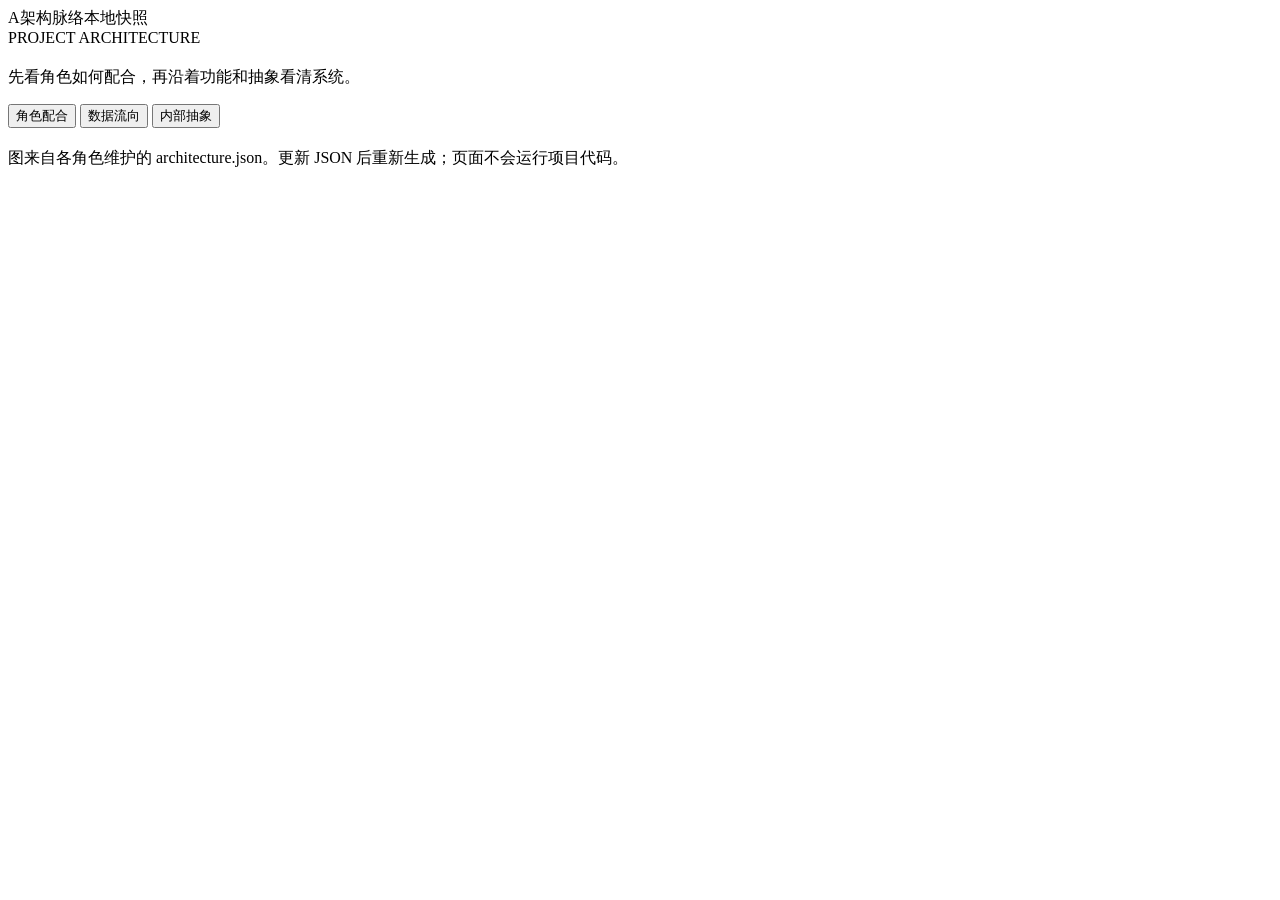
<file: assets/architecture-viewer/index.html>
<!doctype html>
<html lang="zh-CN">
<head>
  <meta charset="utf-8">
  <meta name="viewport" content="width=device-width,initial-scale=1">
  <title>__PROJECT__ · 架构脉络</title>
  <style>__STYLE__</style>
</head>
<body>
  <header class="topbar">
    <div class="brand"><span class="brand-icon">A</span><span>架构脉络</span><span class="local-tag">本地快照</span></div>
    <span id="generated"></span>
  </header>
  <main>
    <section class="intro">
      <div><div class="eyebrow">PROJECT ARCHITECTURE</div><h1 id="project"></h1><p>先看角色如何配合，再沿着功能和抽象看清系统。</p></div>
      <div class="summary" id="summary"></div>
    </section>
    <nav class="tabs" aria-label="架构视图">
      <button data-view="roles" class="active">角色配合</button>
      <button data-view="flows">数据流向</button>
      <button data-view="internal">内部抽象</button>
    </nav>
    <div class="workspace">
      <section class="canvas-panel">
        <div class="panel-heading"><div><h2 id="view-title"></h2><p id="view-help"></p></div><div class="controls" id="controls"></div></div>
        <div id="breadcrumb"></div>
        <div class="graph-wrap" id="graph"></div>
        <div class="legend" id="legend"></div>
      </section>
      <aside class="detail-panel" id="details" aria-live="polite"></aside>
    </div>
    <section class="issues-section" id="issues"></section>
    <footer>图来自各角色维护的 architecture.json。更新 JSON 后重新生成；页面不会运行项目代码。</footer>
  </main>
  <script type="application/json" id="architecture-data">__DATA__</script>
  <script>__APP__</script>
</body>
</html>
</file>
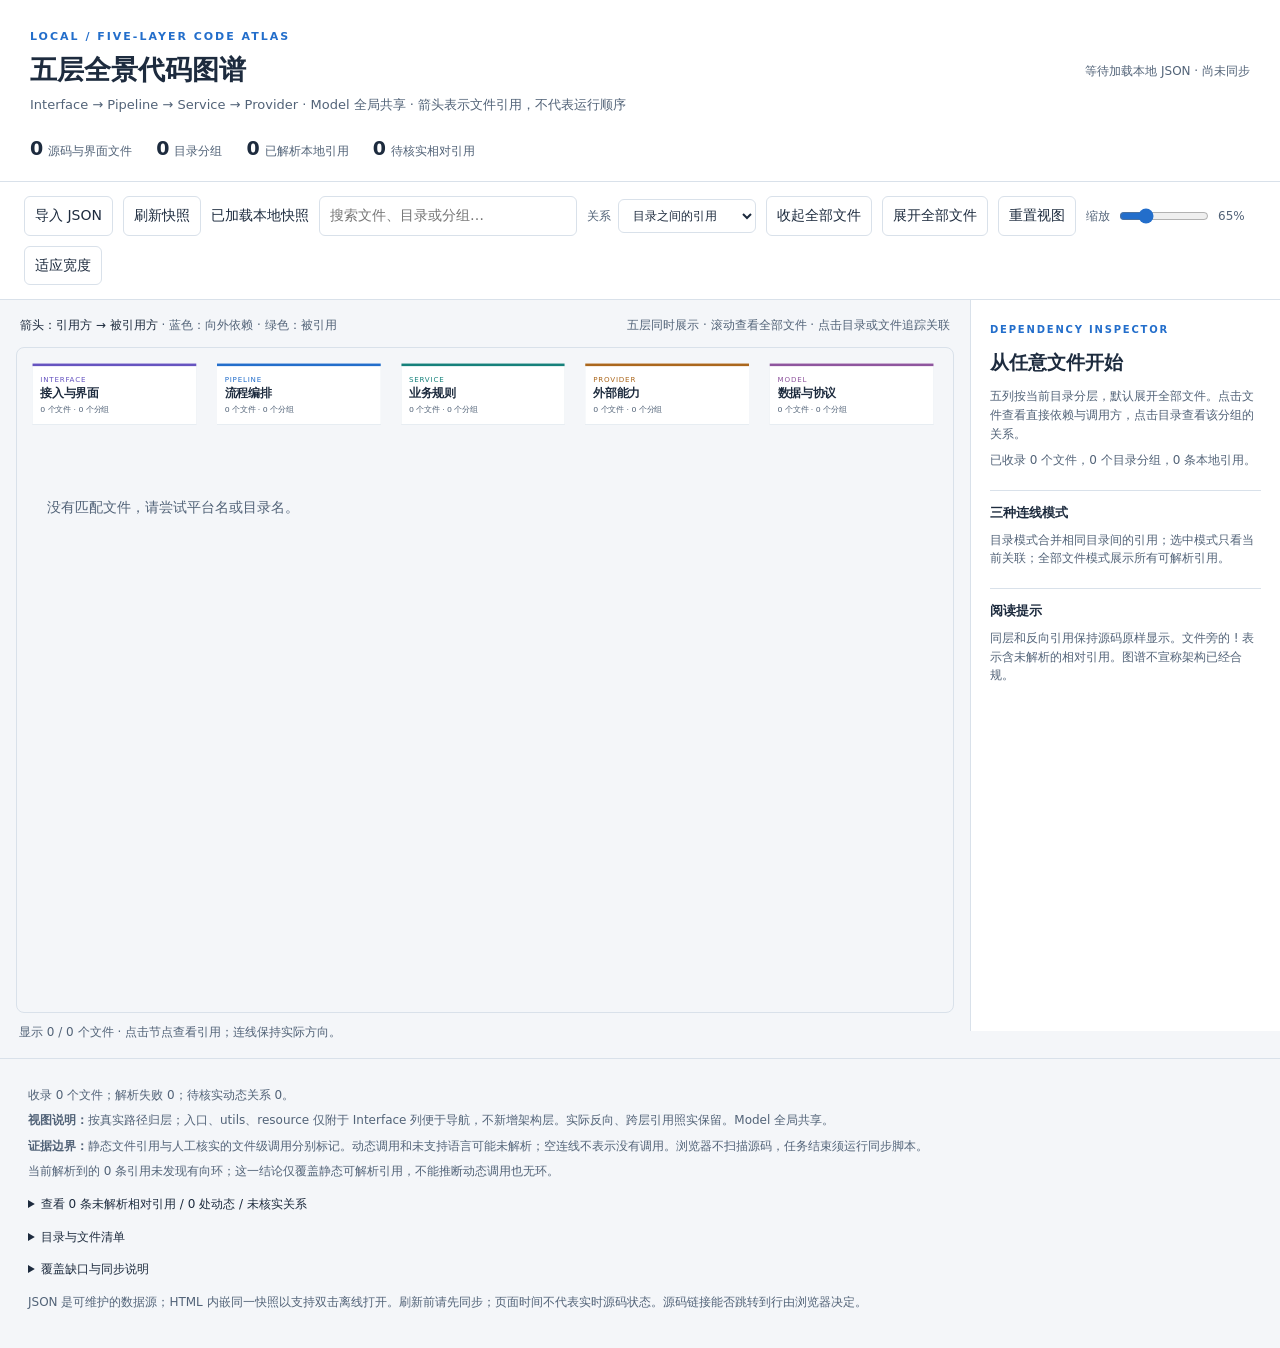
<file: assets/code-atlas/viewer.html>
<!doctype html>
<html lang="zh-CN">
<head>
<meta charset="utf-8"><meta name="viewport" content="width=device-width,initial-scale=1">
<title>五层架构 · 本地代码图谱</title>
<style>
:root{color-scheme:light dark;--bg:light-dark(#f4f6f9,#111822);--paper:light-dark(#fff,#1b2633);--ink:light-dark(#1d2b3e,#e4edf5);--muted:light-dark(#526378,#a5b8cd);--border:light-dark(#d9e1ea,#3b4b60);--line:light-dark(#9cabbc,#718098);--accent:light-dark(#236ecb,#82b7fa);--select:light-dark(#e6f0ff,#223f62);--danger:light-dark(#a64620,#ffbb96);--inter:light-dark(#6654c0,#b2a5ff);--pipe:light-dark(#236ecb,#82b7fa);--service:light-dark(#16817b,#69cec7);--provider:light-dark(#ab671d,#efb967);--model:light-dark(#8f569e,#d4a3e0)}
*{box-sizing:border-box}body{margin:0;background:var(--bg);color:var(--ink);font:14px/1.55 system-ui,-apple-system,"PingFang SC","Microsoft YaHei",sans-serif}button,input,select{font:inherit}button,a,select{touch-action:manipulation}button{cursor:pointer}button:disabled{cursor:default;opacity:.5}button:focus-visible,input:focus-visible,select:focus-visible,a:focus-visible,summary:focus-visible{outline:3px solid var(--accent);outline-offset:3px}header{padding:28px 30px 18px;background:var(--paper);border-bottom:1px solid var(--border)}.topline{display:flex;justify-content:space-between;gap:20px;align-items:center;flex-wrap:wrap}.brand{font-size:11px;font-weight:650;letter-spacing:2px;color:var(--accent)}h1{font-size:27px;font-weight:650;line-height:1.2;margin:9px 0}.subtitle{color:var(--muted);margin:0;font-size:13px}.snapshot{font-size:12px;color:var(--muted);text-align:right}.counts{display:flex;gap:24px;flex-wrap:wrap;margin-top:18px;font-size:12px;color:var(--muted)}.counts strong{font-size:19px;color:var(--ink);margin-right:5px;font-weight:600}.toolbar{padding:14px 24px;display:flex;align-items:center;flex-wrap:wrap;gap:10px;border-bottom:1px solid var(--border);background:var(--paper)}.search{min-width:210px;flex:1;max-width:350px}input[type=search],select,.tool{border:1px solid var(--border);border-radius:6px;background:var(--paper);color:var(--ink);padding:8px 10px}.search input{width:100%}.tool:hover{background:var(--select)}.tool[aria-pressed=true]{border-color:var(--accent);background:var(--select)}label.inline{display:flex;align-items:center;gap:7px;font-size:12px;color:var(--muted)}#zoom{width:90px;accent-color:var(--accent)}#zoomValue{min-width:38px;font-variant-numeric:tabular-nums}main{display:grid;grid-template-columns:minmax(0,1fr) 310px;gap:0}.canvas-panel{min-width:0;padding:16px}.legend{display:flex;justify-content:space-between;gap:12px;flex-wrap:wrap;font-size:12px;color:var(--muted);margin:0 4px 12px}.legend strong{font-weight:500;color:var(--ink)}#viewport{overflow:auto;height:74vh;min-height:460px;max-height:1050px;border:1px solid var(--border);border-radius:8px;background-color:var(--bg);background-image:radial-gradient(var(--border) .7px,transparent .7px);background-size:18px 18px;overscroll-behavior:contain;position:relative}#extent{position:relative}#board{position:absolute;left:0;top:0;width:1440px;padding:24px;transform-origin:top left;display:grid;grid-template-columns:repeat(5,minmax(0,1fr));gap:32px;align-items:start}#wires{position:absolute;inset:0;pointer-events:none;overflow:visible;z-index:3}.column{min-width:0;position:relative;z-index:2}.layer-head{background:var(--paper);border-top:4px solid var(--color);padding:13px 12px;margin-bottom:20px;box-shadow:0 1px 0 var(--border)}.layer-head h2{font-size:18px;margin:0;line-height:1.3}.layer-head .en{font-size:11px;letter-spacing:1.2px;color:var(--color)}.layer-head p{margin:5px 0 0;color:var(--muted);font-size:12px}.group{background:var(--paper);border:1px solid var(--border);border-radius:7px;margin-bottom:15px;overflow:hidden}.group[hidden]{display:none}.group-head{display:flex;align-items:center;gap:4px;background:color-mix(in srgb,var(--color) 7%,var(--paper));border-bottom:1px solid var(--border);padding:5px}.fold{padding:4px;border:0;background:transparent;color:var(--muted);width:26px;flex:none}.group-pick{border:0;text-align:left;background:transparent;color:var(--ink);padding:5px 0;flex:1;min-width:0;font-weight:600;font-size:12px;overflow-wrap:anywhere}.group-count{font:11px ui-monospace,monospace;color:var(--muted);padding-right:5px}.group-meta{font:10px/1.5 ui-monospace,monospace;color:var(--muted);padding:6px 9px;overflow-wrap:anywhere}.file{border:0;border-top:1px solid color-mix(in srgb,var(--border) 55%,transparent);background:transparent;display:flex;align-items:flex-start;gap:6px;width:100%;text-align:left;color:var(--ink);padding:7px 9px;font:12px/1.45 ui-monospace,SFMono-Regular,monospace;min-height:31px;overflow-wrap:anywhere}.file .ext{font-size:9px;line-height:17px;width:23px;flex:none;color:var(--muted)}.file .fname{min-width:0;flex:1}.file:hover,.file.chosen{background:var(--select)}.file.chosen{box-shadow:inset 3px 0 var(--accent)}.file.related{background:color-mix(in srgb,var(--service) 13%,var(--paper))}.file .warn{color:var(--danger);font-size:11px}.group.selected{border-color:var(--accent);box-shadow:0 0 0 1px var(--accent)}.group.dim{opacity:.3}.file[hidden]{display:none}.wire{fill:none;stroke:var(--line);stroke-width:1;opacity:.24}.wire.selected{stroke:var(--accent);stroke-width:1.7;opacity:.8}.wire.inbound{stroke:var(--service)}aside{background:var(--paper);border-left:1px solid var(--border);padding:22px 19px;max-height:calc(74vh + 65px);overflow:auto;min-height:460px}.aside-label{font-size:10px;color:var(--accent);letter-spacing:1.8px;font-weight:600}aside h2{font-size:19px;margin:10px 0;overflow-wrap:anywhere}aside p{font-size:12px;color:var(--muted);margin:8px 0}#selectedPath{font-family:ui-monospace,monospace;overflow-wrap:anywhere}.source-link,a{color:var(--accent);overflow-wrap:anywhere}.source-link{font-size:12px;display:inline-block;margin:4px 0 10px}aside h3{font-size:13px;font-weight:600;margin:20px 0 8px;border-top:1px solid var(--border);padding-top:12px}.relation{display:block;width:100%;border:0;border-bottom:1px solid var(--border);color:var(--ink);background:transparent;text-align:left;padding:8px 0;font-size:12px;overflow-wrap:anywhere}.relation small{display:block;font-size:10px;color:var(--muted);margin-top:3px}.relation:hover{color:var(--accent)}.empty{font-size:12px;color:var(--muted)}.badge{display:inline-block;padding:2px 6px;background:var(--select);color:var(--accent);border-radius:4px;font-size:11px;margin-right:5px}#live{min-height:19px;color:var(--muted);font-size:12px;padding:10px 3px 0}.notes{padding:20px 28px 30px;border-top:1px solid var(--border);font-size:12px;color:var(--muted)}.notes p{margin:7px 0;max-width:1200px}summary{color:var(--ink);cursor:pointer;padding:7px 0}.audit{max-height:340px;overflow:auto}table{width:100%;border-collapse:collapse;font-size:12px;table-layout:fixed}td,th{text-align:left;vertical-align:top;padding:8px;border-bottom:1px solid var(--border);overflow-wrap:anywhere}th{color:var(--ink)}.arrow{color:var(--accent)}#noResults{padding:30px;color:var(--muted)}@media(max-width:1000px){main{grid-template-columns:1fr}aside{border-left:0;border-top:1px solid var(--border);max-height:420px;min-height:200px}header{padding:22px 18px}.toolbar{padding:12px}.canvas-panel{padding:12px}#viewport{height:65vh}.notes{padding:18px}.snapshot{text-align:left}}@media print{.toolbar,aside,.notes,#live{display:none}main{display:block}#viewport{height:auto;max-height:none;overflow:visible}#extent{width:100%!important}header{padding:8px}}
</style>
</head>
<body>
<header><div class="topline"><div><div class="brand">LOCAL / FIVE-LAYER CODE ATLAS</div><h1>五层全景代码图谱</h1><p class="subtitle">Interface → Pipeline → Service → Provider · Model 全局共享 · 箭头表示文件引用，不代表运行顺序</p></div><div class="snapshot" id="snapshot"></div></div><div class="counts" id="counts"></div></header>
<div class="toolbar"><label class="tool">导入 JSON<input id="loadJson" type="file" accept=".json,application/json" hidden></label><button class="tool" id="reloadJson" type="button">刷新快照</button><span id="loadStatus" role="status"></span><label class="search"><input id="search" type="search" aria-label="搜索文件、目录或平台" placeholder="搜索文件、目录或分组…"></label><label class="inline">关系<select id="mode"><option value="groups">目录之间的引用</option><option value="focus">仅选中节点的引用</option><option value="files">全部文件引用</option></select></label><button class="tool" id="collapse" type="button">收起全部文件</button><button class="tool" id="expand" type="button">展开全部文件</button><button class="tool" id="reset" type="button">重置视图</button><label class="inline">缩放<input id="zoom" type="range" min="40" max="140" value="85" step="5"><output id="zoomValue">85%</output></label><button class="tool" id="fit" type="button">适应宽度</button></div>
<main><section class="canvas-panel" aria-label="五层依赖图谱"><div class="legend"><span><strong>箭头：引用方 → 被引用方</strong> · 蓝色：向外依赖 · 绿色：被引用</span><span>五层同时展示 · 滚动查看全部文件 · 点击目录或文件追踪关联</span></div><div id="viewport"><div id="extent"><div id="board"><svg id="wires" aria-hidden="true"></svg></div></div><p id="noResults" hidden>没有匹配文件，请尝试平台名或目录名。</p></div><div id="live" aria-live="polite"></div></section><aside aria-label="依赖详情"><div class="aside-label">DEPENDENCY INSPECTOR</div><div id="inspector" aria-live="polite"></div></aside></main>
<section class="notes"><p id="coverageNote"></p><p><strong>视图说明：</strong>按真实路径归层；入口、utils、resource 仅附于 Interface 列便于导航，不新增架构层。实际反向、跨层引用照实保留。Model 全局共享。</p><p><strong>证据边界：</strong>静态文件引用与人工核实的文件级调用分别标记。动态调用和未支持语言可能未解析；空连线不表示没有调用。浏览器不扫描源码，任务结束须运行同步脚本。</p><p id="cycleNote"></p><details><summary id="auditTitle"></summary><div class="audit"><table><thead><tr><th>引用文件 / 行</th><th>未解析路径或说明</th><th>类型</th></tr></thead><tbody id="auditBody"></tbody></table></div></details><details><summary>目录与文件清单</summary><div class="audit" id="inventory"></div></details><details><summary>覆盖缺口与同步说明</summary><pre id="coverageDetails" style="white-space:pre-wrap"></pre></details><p>JSON 是可维护的数据源；HTML 内嵌同一快照以支持双击离线打开。刷新前请先同步；页面时间不代表实时源码状态。源码链接能否跳转到行由浏览器决定。</p></section>
<script id="graph-data" type="application/json">{"schemaVersion": 1, "project": "等待加载本地 JSON", "date": "", "files": [], "edges": [], "unresolved": [], "dynamic": [], "cycles": [], "parseErrors": [], "externalCount": 0, "layerCounts": {"interface": 0, "pipelines": 0, "services": 0, "providers": 0, "models": 0}, "coverage": {}}</script>
<script>
'use strict';
let cleanup=()=>{};
function validate(data){
 if(data.schemaVersion!==1)throw Error('仅支持 schemaVersion: 1');
 for(const k of ['files','edges','unresolved','dynamic','cycles','parseErrors'])if(!Array.isArray(data[k]))throw Error('缺少数组 '+k);
 const ids=new Set(),gs=new Map(),validLayers=new Set(['interface','pipelines','services','providers','models']);
 const safe=p=>typeof p==='string'&&p.length>0&&!p.startsWith('/')&&!p.includes('\\')&&!p.split('/').some(x=>x==='..'||x==='.')&&!/[\x00-\x1f:]/.test(p);
 for(const f of data.files){if(!safe(f.path)||f.id!==f.path||ids.has(f.id)||!validLayers.has(f.layer))throw Error('文件路径、ID 或层无效');for(const k of ['name','group','groupTitle','ext'])if(typeof f[k]!=='string')throw Error('文件字段无效 '+k);if(gs.has(f.group)&&gs.get(f.group)!==f.layer)throw Error('分组跨层');gs.set(f.group,f.layer);ids.add(f.id);}
 for(const e of data.edges)if(!ids.has(e.source)||!ids.has(e.target)||!Number.isInteger(e.line)||e.line<1||typeof e.kind!=='string')throw Error('引用端点或行号无效');
 for(const rows of [data.unresolved,data.dynamic,data.parseErrors])for(const e of rows)if(!ids.has(e.source))throw Error('审计记录缺少文件');
 for(const c of data.cycles)if(!Array.isArray(c)||c.some(id=>!ids.has(id)))throw Error('循环记录无效');
 data.layerCounts=Object.fromEntries([...validLayers].map(k=>[k,data.files.filter(f=>f.layer===k).length]));
 return data;
}
function mount(DATA){
 validate(DATA);cleanup();
 document.querySelectorAll('#board > .column').forEach(e=>e.remove());
 for(const id of ['auditBody','inventory','counts','inspector'])document.getElementById(id).replaceChildren();
 document.getElementById('search').value='';
 document.getElementById('snapshot').textContent=(DATA.project||'本地项目')+' · '+(DATA.generatedAt||DATA.date||'尚未同步');
 document.getElementById('coverageNote').textContent='收录 '+DATA.files.length+' 个文件；解析失败 '+DATA.parseErrors.length+'；待核实动态关系 '+DATA.dynamic.length+'。';
 document.getElementById('coverageDetails').textContent=JSON.stringify({coverage:DATA.coverage||{},parseErrors:DATA.parseErrors,reviewWarnings:DATA.reviewWarnings||[]},null,2);
const $=id=>document.getElementById(id),NS='http://www.w3.org/2000/svg';
const layers=[['interface','Interface','接入与界面','--inter'],['pipelines','Pipeline','流程编排','--pipe'],['services','Service','业务规则','--service'],['providers','Provider','外部能力','--provider'],['models','Model','数据与协议','--model']];
const platformName=new Proxy({common:'公共'},{get:(o,k)=>o[k]||String(k)});
const files=new Map(DATA.files.map(f=>[f.id,f])),groups=new Map(),fileEls=new Map(),groupEls=new Map(),foldEls=new Map(),listEls=new Map();
DATA.files.forEach(f=>{if(!groups.has(f.group))groups.set(f.group,{id:f.group,title:f.groupTitle,layer:f.layer,files:[]});groups.get(f.group).files.push(f);});
const outgoing=new Map(),incoming=new Map(),missing=new Map();
DATA.edges.forEach(e=>{if(!files.has(e.source)||!files.has(e.target))throw Error('引用端点不存在');if(!outgoing.has(e.source))outgoing.set(e.source,[]);if(!incoming.has(e.target))incoming.set(e.target,[]);outgoing.get(e.source).push(e);incoming.get(e.target).push(e);});
DATA.unresolved.forEach(e=>{if(!missing.has(e.source))missing.set(e.source,[]);missing.get(e.source).push(e);});
let selected=null,selectionType='file',visible=new Set(files.keys()),scale=.85,query='',frame=0;
const collapsed=new Set();
function el(tag,text,cls){const e=document.createElement(tag);if(text!==undefined)e.textContent=text;if(cls)e.className=cls;return e;}
function sourceLink(path,line){const a=el('a','打开源码 ↗','source-link');const base=DATA.sourceBaseUri?new URL(DATA.sourceBaseUri):new URL('../../',location.href);if(!['file:','http:','https:'].includes(base.protocol))return el('span',path);a.href=new URL(path.split('/').map(encodeURIComponent).join('/'),base).href+(line?'#L'+line:'');return a;}
function edgeSet(){if(!selected)return [];if(selectionType==='file')return [...(outgoing.get(selected)||[]),...(incoming.get(selected)||[])];return DATA.edges.filter(e=>files.get(e.source).group===selected||files.get(e.target).group===selected);}
function pick(id,type='file',navigate=false){selected=id;selectionType=type;const set=edgeSet(),related=new Set(set.flatMap(e=>[e.source,e.target]));groupEls.forEach((e,g)=>{e.classList.toggle('selected',type==='group'&&g===id);e.classList.remove('dim');});fileEls.forEach((e,f)=>{e.classList.toggle('chosen',type==='file'&&f===id);e.classList.toggle('related',related.has(f)&&f!==id);});renderInspector();schedule();if(navigate&&type==='file'){const f=files.get(id);collapsed.delete(f.group);applyVisibility();requestAnimationFrame(()=>fileEls.get(id).scrollIntoView({block:'center',inline:'center',behavior:'auto'}));}}
function relationButton(e,target){const f=files.get(target),b=el('button',undefined,'relation');b.type='button';b.append(el('span',f.name),el('small',`${f.path} · ${e.kind} · 引用方第 ${e.line} 行`));b.onclick=()=>{if(!visible.has(target)){query='';$('search').value='';applyVisibility();}pick(target,'file',true);};return b;}
function renderInspector(){const box=$('inspector');box.replaceChildren();if(!selected){box.append(el('h2','从任意文件开始'),el('p','五列按当前目录分层，默认展开全部文件。点击文件查看直接依赖与调用方，点击目录查看该分组的关系。'),el('p',`已收录 ${DATA.files.length} 个文件，${groups.size} 个目录分组，${DATA.edges.length} 条本地引用。`),el('h3','三种连线模式'),el('p','目录模式合并相同目录间的引用；选中模式只看当前关联；全部文件模式展示所有可解析引用。'),el('h3','阅读提示'),el('p','同层和反向引用保持源码原样显示。文件旁的 ! 表示含未解析的相对引用。图谱不宣称架构已经合规。'));return;}
if(selectionType==='group'){const g=groups.get(selected);box.append(el('h2',g.title),el('p',g.id),el('p',`${g.files.length} 个文件 · ${edgeSet().length} 条相关引用`));const fs=g.files;box.append(el('h3','本目录文件'));fs.forEach(f=>{const b=el('button',f.name,'relation');b.type='button';b.onclick=()=>pick(f.id,'file',true);box.append(b);});return;}
const f=files.get(selected);box.append(el('h2',f.name),el('span',f.layer,'badge'),el('span',platformName[f.platform],'badge'));const path=el('p',f.path);path.id='selectedPath';box.append(path,sourceLink(f.path));const out=outgoing.get(f.id)||[],inc=incoming.get(f.id)||[];box.append(el('p',`直接依赖 ${out.length} 项 · 被引用 ${inc.length} 次`));for(const [title,rows,side]of [['它依赖谁',out,'target'],['谁引用它',inc,'source']]){box.append(el('h3',title));if(!rows.length)box.append(el('p','扫描范围内没有解析到记录。','empty'));rows.forEach(e=>box.append(relationButton(e,e[side])));}
const note=(DATA.annotations||{})[f.id];if(note){box.append(el('h3','AI 维护说明 · '+(note.status||'未核实')),el('p',note.summary||''));}const miss=missing.get(f.id)||[];if(miss.length){box.append(el('h3',`未解析相对引用 · ${miss.length}`));miss.forEach(e=>box.append(el('p',`L${e.line} → ${e.spec}`)));}const cyc=DATA.cycles.find(c=>c.includes(f.id));if(cyc){box.append(el('h3','循环引用分量'));cyc.forEach(p=>box.append(el('p',p)));}}
function build(){const board=$('board');for(const [key,en,cn,color]of layers){const col=el('section',undefined,'column');col.style.setProperty('--color',`var(${color})`);col.setAttribute('aria-label',en+' '+cn);const head=el('div',undefined,'layer-head');head.append(el('div',en.toUpperCase(),'en'),el('h2',cn),el('p',`${DATA.layerCounts[key]} 个文件 · ${[...groups.values()].filter(g=>g.layer===key).length} 个分组`));col.append(head);const gs=[...groups.values()].filter(g=>g.layer===key).sort((a,b)=>{const priority=g=>g.id==='entry'?0:g.id.endsWith('/root')?1:g.id.includes('/public')?2:g.id.includes('/abstract')?3:4;return priority(a)-priority(b)||a.id.localeCompare(b.id);});for(const g of gs){const group=el('div',undefined,'group');const gh=el('div',undefined,'group-head'),fold=el('button','▾','fold'),pickBtn=el('button',g.title,'group-pick');fold.type=pickBtn.type='button';fold.setAttribute('aria-label','展开或收起 '+g.title);fold.setAttribute('aria-expanded','true');fold.onclick=()=>{collapsed.has(g.id)?collapsed.delete(g.id):collapsed.add(g.id);applyVisibility();};pickBtn.onclick=()=>pick(g.id,'group');gh.append(fold,pickBtn,el('span',g.files.length,'group-count'));const list=el('div');g.files.forEach(f=>{const b=el('button',undefined,'file');b.type='button';b.setAttribute('aria-label',f.path);b.append(el('span',f.ext.slice(1).toUpperCase(),'ext'));const label=f.path.slice(g.id.length+1);b.append(el('span',f.path.startsWith(g.id+'/')?label:f.name,'fname'));if(missing.has(f.id)){const w=el('span','!','warn');w.setAttribute('aria-label','有未解析引用');b.append(w);}b.onclick=()=>pick(f.id);list.append(b);fileEls.set(f.id,b);});group.append(gh,el('div',g.id,'group-meta'),list);col.append(group);groupEls.set(g.id,group);foldEls.set(g.id,fold);listEls.set(g.id,list);}board.append(col);}
$('counts').replaceChildren(...[[DATA.files.length,'源码与界面文件'],[groups.size,'目录分组'],[DATA.edges.length,'已解析本地引用'],[DATA.unresolved.length,'待核实相对引用']].map(([n,t])=>{const d=el('span');d.append(el('strong',n),document.createTextNode(t));return d;}));
$('cycleNote').textContent=DATA.cycles.length?`解析到 ${DATA.cycles.length} 个循环引用分量，图谱保留实际关系，不宣称整个项目是 DAG。`:`当前解析到的 ${DATA.edges.length} 条引用未发现有向环；这一结论仅覆盖静态可解析引用，不能推断动态调用也无环。`;
$('auditTitle').textContent=`查看 ${DATA.unresolved.length} 条未解析相对引用 / ${DATA.dynamic.length} 处动态 / 未核实关系`;
DATA.unresolved.forEach(e=>{const tr=el('tr'),cell=el('td');const a=sourceLink(e.source,e.line);a.textContent=e.source+':'+e.line;cell.append(a);tr.append(cell,el('td',e.spec),el('td',e.kind));$('auditBody').append(tr);});DATA.dynamic.forEach(e=>{const tr=el('tr');tr.append(el('td',e.source+':'+e.line),el('td','运行期表达式，未静态求值'),el('td',e.kind||'动态关系'));$('auditBody').append(tr);});
const ul=el('ul');DATA.files.forEach(f=>{const li=el('li'),a=sourceLink(f.path);a.textContent=f.path;li.append(a);ul.append(li);});$('inventory').append(ul);renderInspector();}
function applyVisibility(){visible=new Set();const q=query.trim().toLowerCase();for(const f of DATA.files){const ok=(`${f.path} ${f.groupTitle} ${platformName[f.platform]}`).toLowerCase().includes(q);if(ok)visible.add(f.id);fileEls.get(f.id).hidden=!ok;}for(const [id,g]of groups){const ok=g.files.some(f=>visible.has(f.id));groupEls.get(id).hidden=!ok;const shut=collapsed.has(id)&&!q;listEls.get(id).hidden=shut;foldEls.get(id).textContent=shut?'▸':'▾';foldEls.get(id).setAttribute('aria-expanded',String(!shut));}$('noResults').hidden=visible.size>0;$('live').textContent=`显示 ${visible.size} / ${DATA.files.length} 个文件 · ${q?'搜索期间自动展开命中目录；清空后恢复折叠状态。':'点击节点查看引用；连线保持实际方向。'}`;schedule();}
function schedule(){cancelAnimationFrame(frame);frame=requestAnimationFrame(draw);}
function endpoint(id,groupMode){const f=files.get(id);return groupMode||listEls.get(f.group).hidden?groupEls.get(f.group):fileEls.get(id);}
function rect(e){const a=e.getBoundingClientRect(),b=$('board').getBoundingClientRect();return {x:(a.left-b.left)/scale,y:(a.top-b.top)/scale,w:a.width/scale,h:a.height/scale};}
function draw(){const board=$('board'),height=Math.max(...Array.from(board.children).filter(e=>e.className==='column').map(e=>e.offsetHeight),0)+48,width=board.offsetWidth;board.style.transform=`scale(${scale})`;$('extent').style.width=width*scale+'px';$('extent').style.height=height*scale+'px';const svg=$('wires');svg.setAttribute('width',width);svg.setAttribute('height',height);svg.setAttribute('viewBox',`0 0 ${width} ${height}`);svg.replaceChildren();const defs=document.createElementNS(NS,'defs');for(const [id,color]of [['normal','var(--line)'],['out','var(--accent)'],['in','var(--service)']]){const m=document.createElementNS(NS,'marker');m.setAttribute('id',id);m.setAttribute('viewBox','0 0 10 10');m.setAttribute('refX','9');m.setAttribute('refY','5');m.setAttribute('markerWidth','6');m.setAttribute('markerHeight','6');m.setAttribute('orient','auto');const p=document.createElementNS(NS,'path');p.setAttribute('d','M0 0 L10 5 L0 10 Z');p.setAttribute('fill',color);m.append(p);defs.append(m);}svg.append(defs);
const mode=$('mode').value,focus=selected?edgeSet():[],source=mode==='focus'?focus:DATA.edges,seen=new Set(),relatedIds=new Set(focus.map(e=>e.source+'|'+e.target));let painted=0;source.forEach((e,i)=>{if(!visible.has(e.source)||!visible.has(e.target))return;const aggregate=mode==='groups'&&!selected,aEl=endpoint(e.source,aggregate),bEl=endpoint(e.target,aggregate);if(aEl===bEl)return;const key=(aggregate?files.get(e.source).group:e.source)+'|'+(aggregate?files.get(e.target).group:e.target);if(seen.has(key))return;seen.add(key);const a=rect(aEl),b=rect(bEl),same=Math.abs(a.x-b.x)<5,forward=b.x>a.x;let sx,tx,sy=a.y+a.h/2,ty=b.y+b.h/2,d;
if(same){sx=a.x+a.w+1;tx=b.x+b.w+1;const bend=sx+10+(i%3)*5;d=`M${sx},${sy} C${bend},${sy} ${bend},${ty} ${tx},${ty}`;}else{sx=forward?a.x+a.w+1:a.x-1;tx=forward?b.x-2:b.x+b.w+2;const delta=Math.min(100,Math.abs(tx-sx)*.45)*(forward?1:-1);d=`M${sx},${sy} C${sx+delta},${sy} ${tx-delta},${ty} ${tx},${ty}`;}
const active=relatedIds.has(e.source+'|'+e.target);if(selected&&!active&&mode!=='files')return;const inbound=active&&(selectionType==='file'?e.target===selected:files.get(e.target).group===selected);const p=document.createElementNS(NS,'path');p.setAttribute('d',d);p.setAttribute('class','wire'+(active?' selected':'')+(inbound?' inbound':''));p.setAttribute('marker-end',`url(#${active?(inbound?'in':'out'):'normal'})`);svg.append(p);painted++;});svg.dataset.edgeCount=painted;}
function setScale(value){scale=Math.max(.4,Math.min(1.4,value));$('zoom').value=Math.round(scale*100);$('zoomValue').textContent=Math.round(scale*100)+'%';schedule();}
$('search').oninput=e=>{query=e.target.value;selected=null;renderInspector();fileEls.forEach(e=>e.classList.remove('chosen','related'));groupEls.forEach(e=>e.classList.remove('selected'));applyVisibility();};$('mode').onchange=schedule;$('zoom').oninput=e=>setScale(+e.target.value/100);$('fit').onclick=()=>setScale(($('viewport').clientWidth-4)/1440);$('collapse').onclick=()=>{groups.forEach((g,id)=>collapsed.add(id));applyVisibility();};$('expand').onclick=()=>{collapsed.clear();applyVisibility();};$('reset').onclick=()=>{selected=null;query='';$('search').value='';$('mode').value='groups';collapsed.clear();fileEls.forEach(e=>e.classList.remove('chosen','related'));groupEls.forEach(e=>e.classList.remove('selected'));renderInspector();applyVisibility();$('viewport').scrollTo(0,0);setScale(($('viewport').clientWidth-4)/1440);};
build();applyVisibility();setScale(($('viewport').clientWidth-4)/1440);const observer=new ResizeObserver(schedule);observer.observe($('board'));cleanup=()=>{observer.disconnect();cancelAnimationFrame(frame);};
}

function show(data){try{validate(data);mount(data);document.getElementById('loadStatus').textContent='已加载本地快照';}catch(e){document.getElementById('loadStatus').textContent='加载失败：'+e.message;}}
document.getElementById('loadJson').onchange=async e=>{const f=e.target.files[0];if(!f)return;if(f.size>20*1024*1024){document.getElementById('loadStatus').textContent='JSON 超过 20 MB';return;}try{show(JSON.parse(await f.text()));}catch(err){document.getElementById('loadStatus').textContent='JSON 无效：'+err.message;}e.target.value='';};
document.getElementById('reloadJson').onclick=()=>location.reload();
show(JSON.parse(document.getElementById('graph-data').textContent));
</script>
</body></html>
</file>
